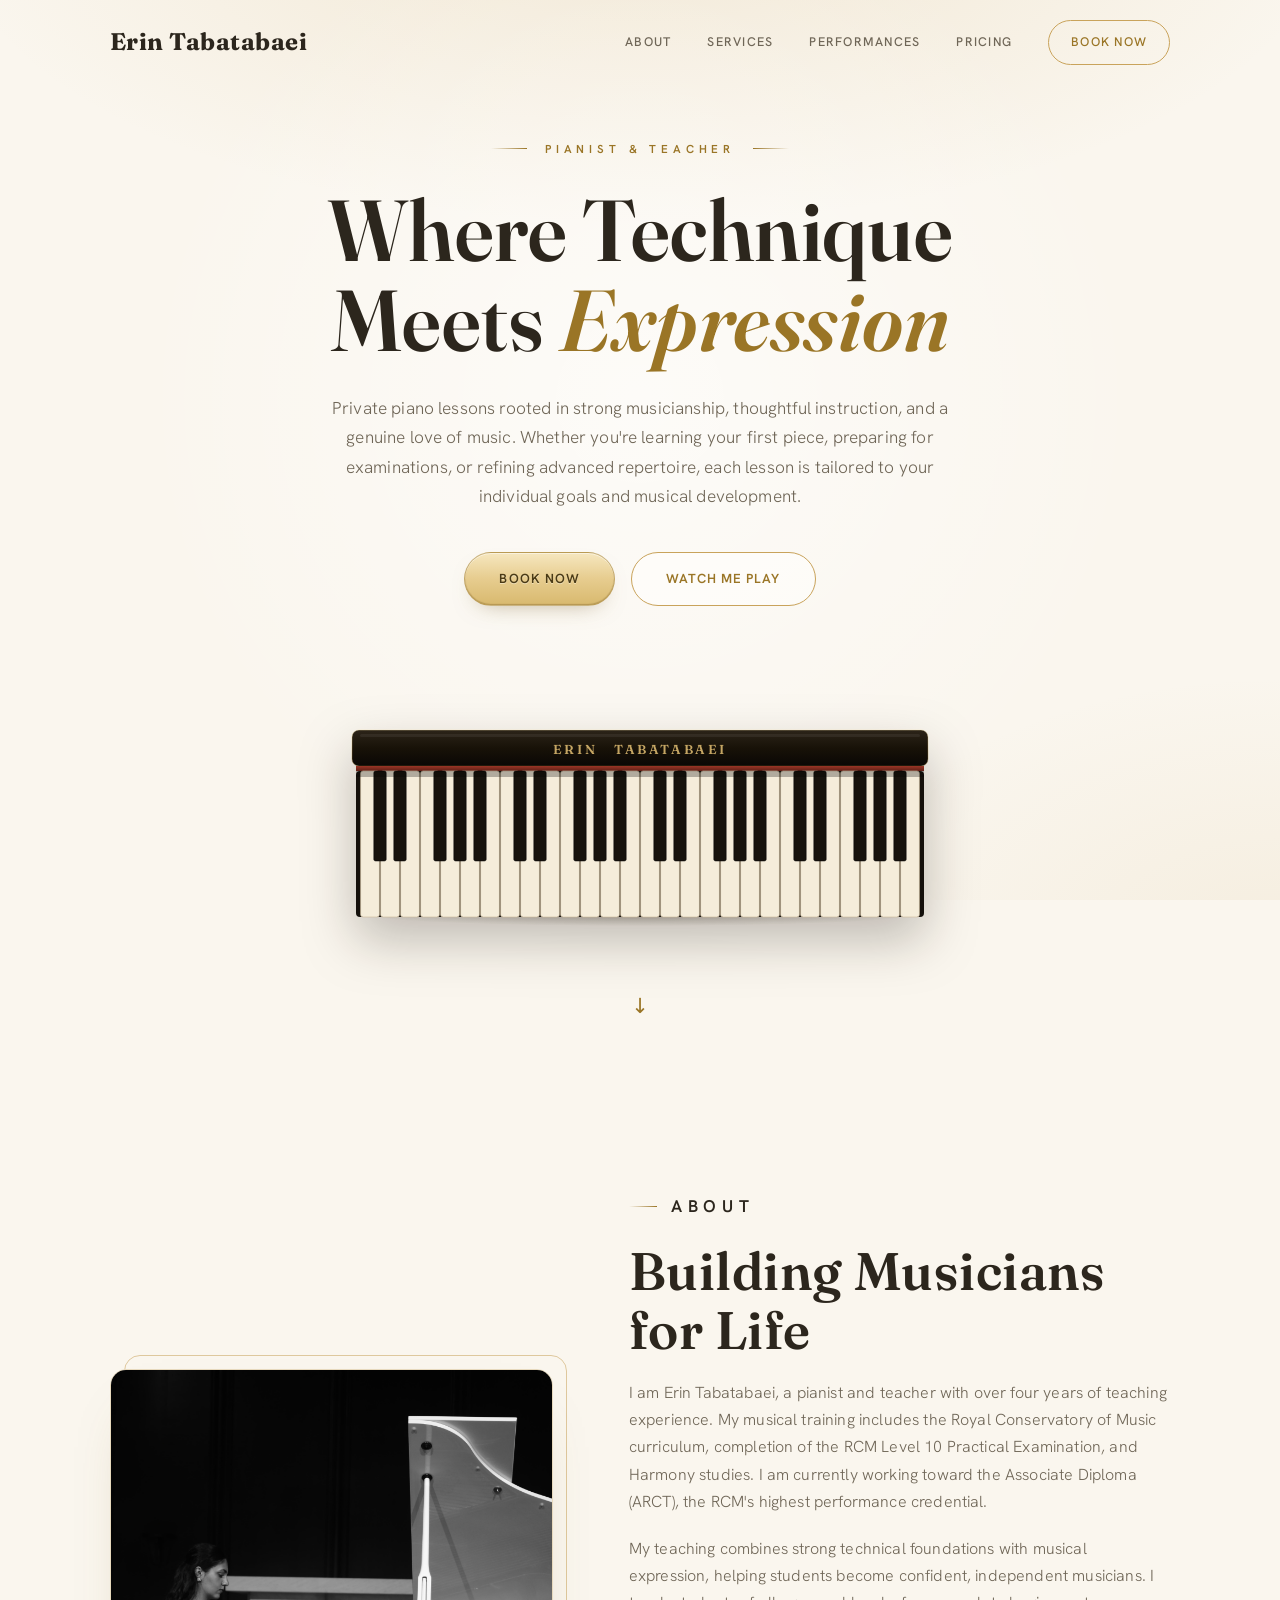
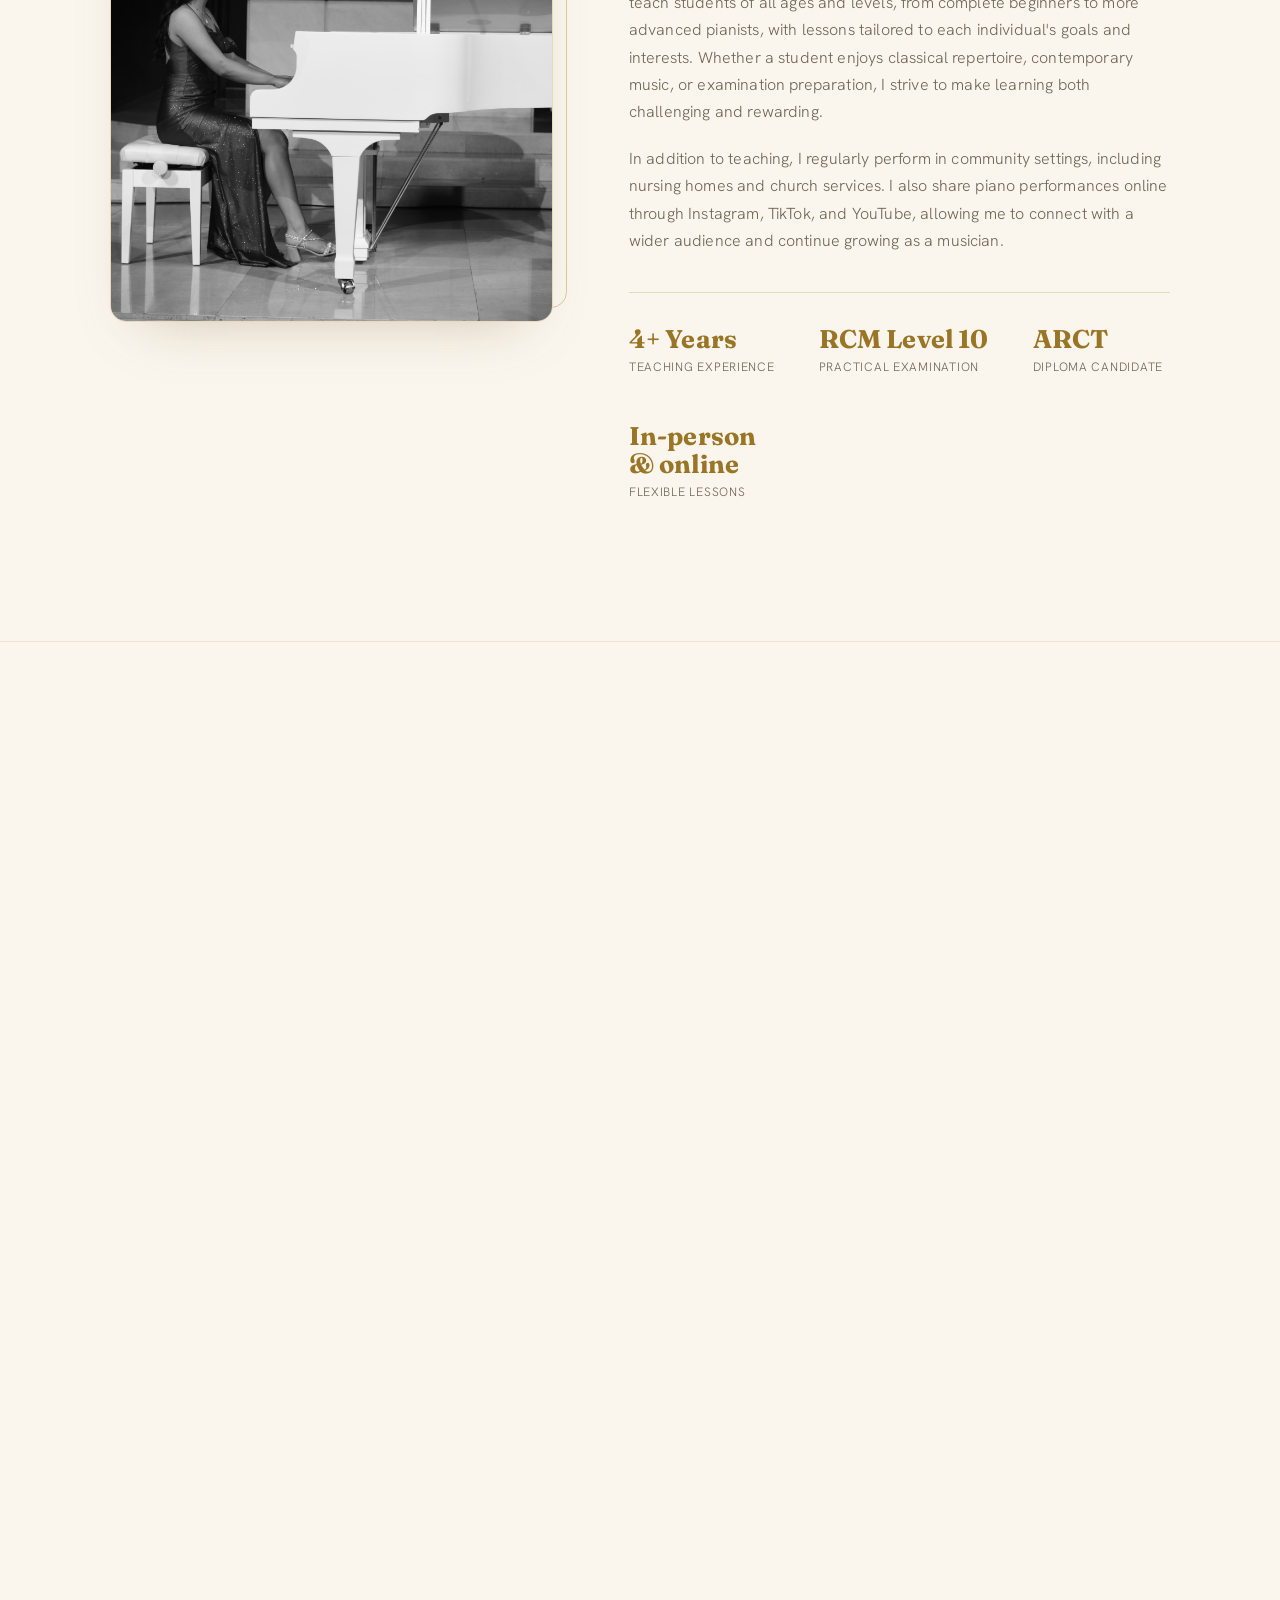
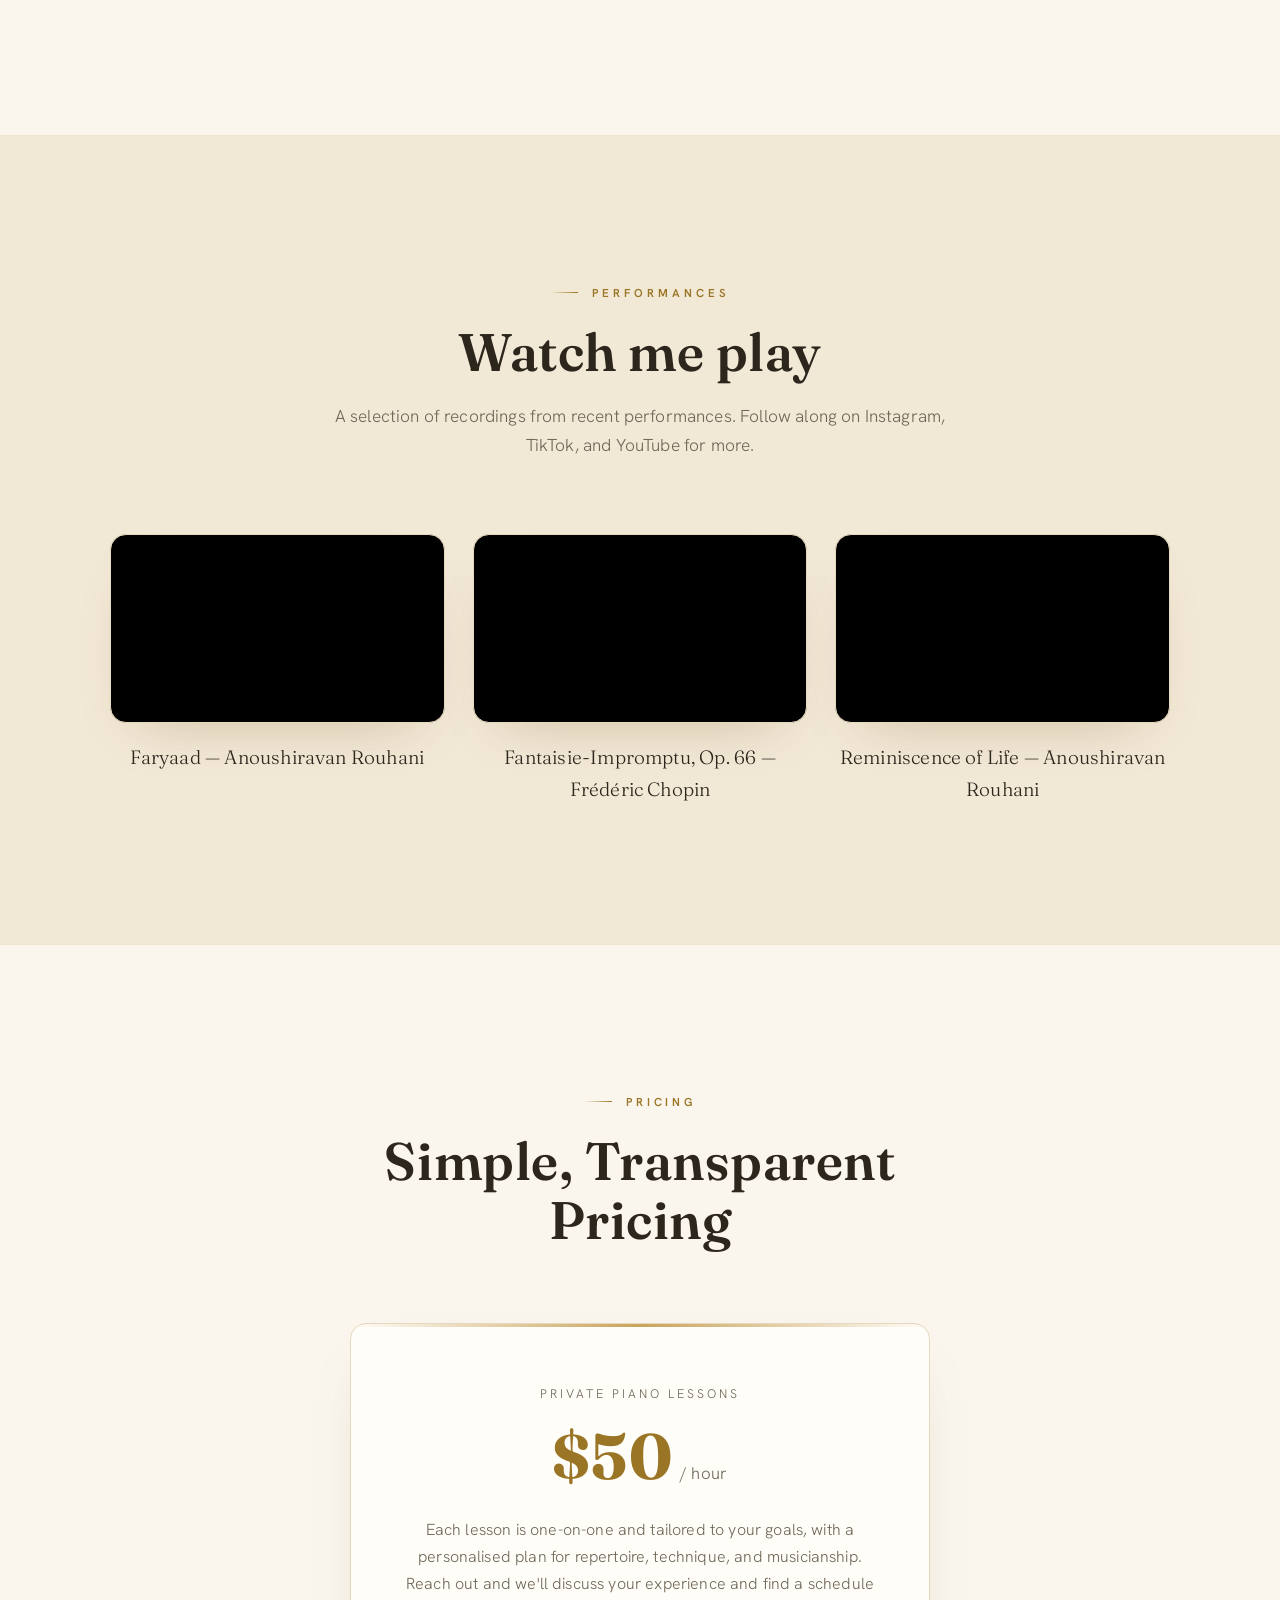
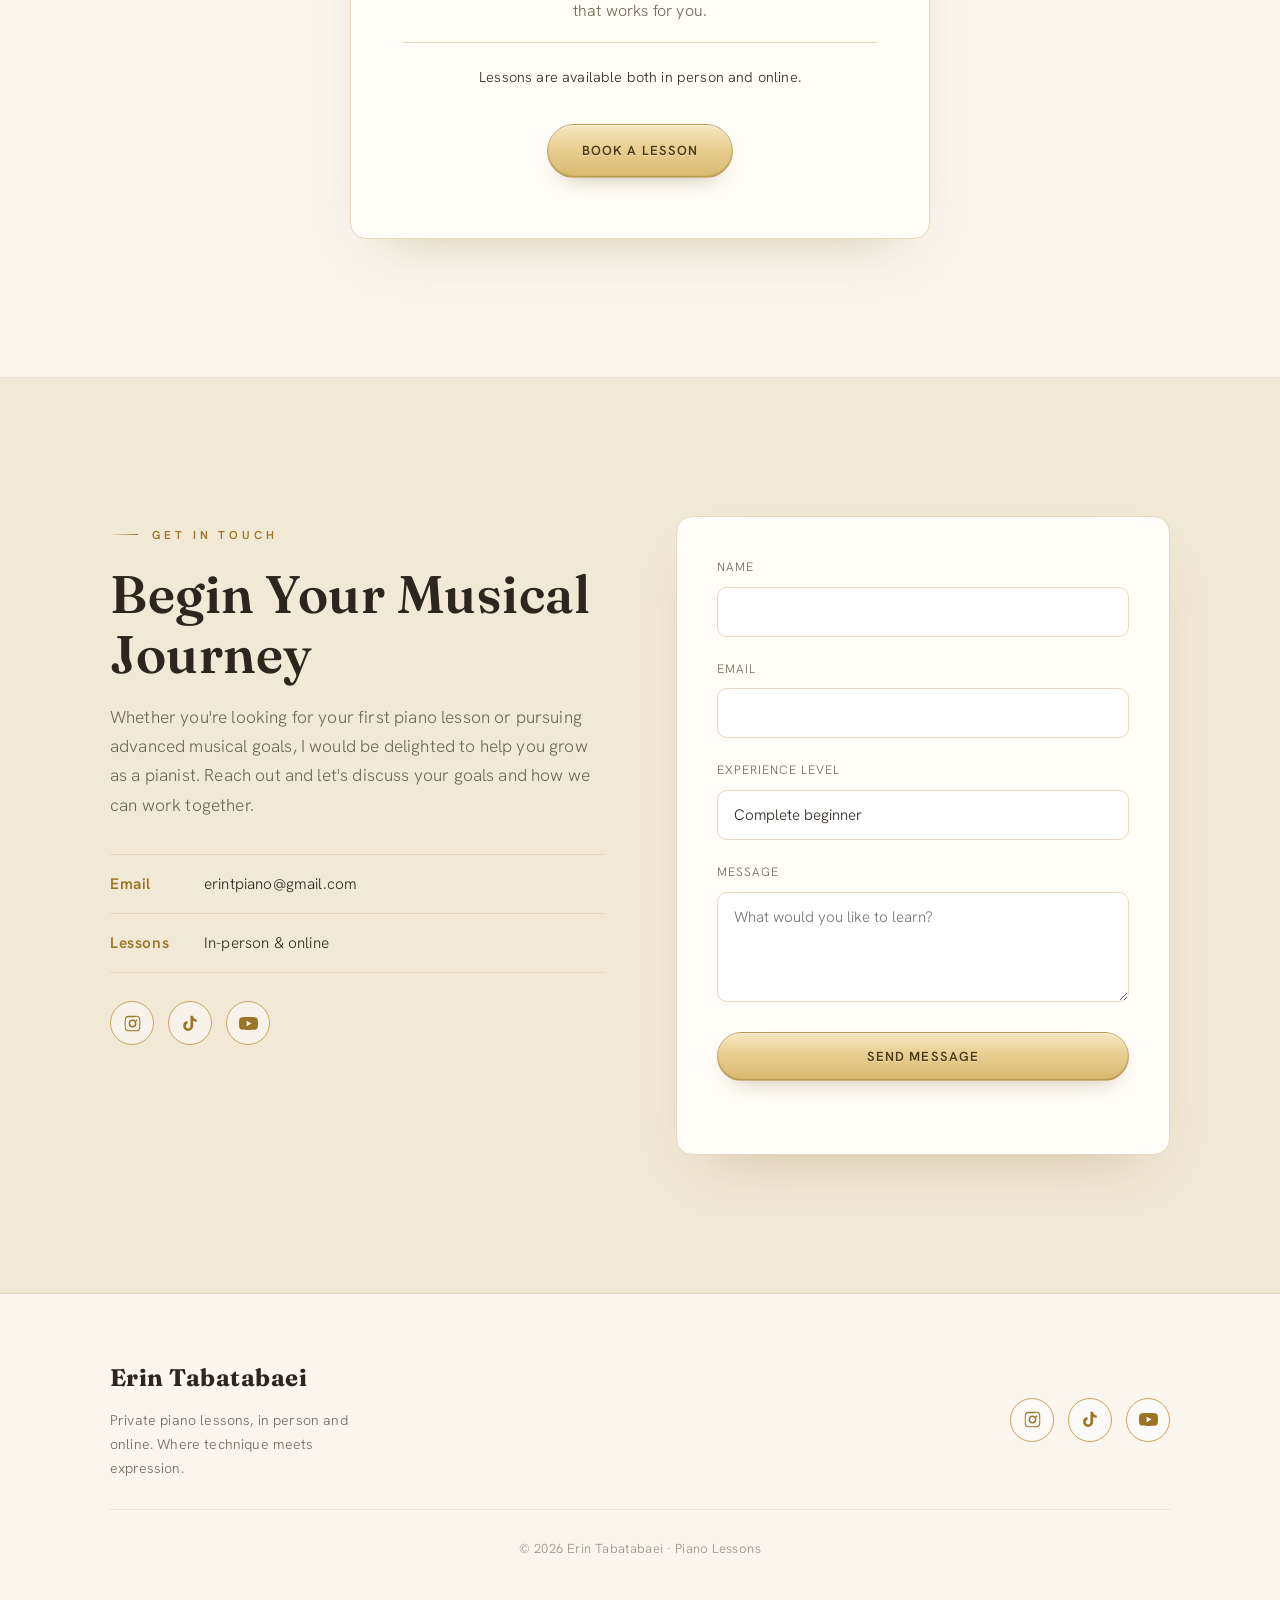
<file: index.html>
<!DOCTYPE html>
<html lang="en">
<head>
  <meta charset="UTF-8" />
  <meta name="viewport" content="width=device-width, initial-scale=1.0" />
  <title>Erin Tabatabaei — Piano Lessons</title>
  <meta name="description" content="Private, online, beginner and exam-prep piano lessons with Erin Tabatabaei. Watch performances and book your first lesson today." />
  <link rel="preconnect" href="https://fonts.googleapis.com" />
  <link rel="preconnect" href="https://fonts.gstatic.com" crossorigin />
  <link href="https://fonts.googleapis.com/css2?family=Fraunces:ital,opsz,wght@0,9..144,500;0,9..144,600;0,9..144,700;1,9..144,500;1,9..144,600&family=Hanken+Grotesk:wght@300;400;500;600;700&display=swap" rel="stylesheet" />
  <link rel="stylesheet" href="styles.css?v=13" />
</head>
<body>
  <!-- Navigation -->
  <header class="nav" id="nav">
    <div class="nav__inner">
      <a href="#home" class="nav__brand">Erin&nbsp;Tabatabaei</a>
      <button class="nav__toggle" id="navToggle" aria-label="Toggle menu" aria-expanded="false">
        <span></span><span></span><span></span>
      </button>
      <nav class="nav__links" id="navLinks">
        <a href="#about">About</a>
        <a href="#services">Services</a>
        <a href="#videos">Performances</a>
        <a href="#pricing">Pricing</a>
        <a href="#contact" class="nav__cta">Book Now</a>
      </nav>
    </div>
  </header>

  <!-- Hero -->
  <section class="hero" id="home">
    <div class="hero__overlay"></div>
    <div class="hero__content">
      <p class="hero__eyebrow">Pianist &amp; Teacher</p>
      <h1 class="hero__title">Where Technique<br />Meets <em>Expression</em></h1>
      <p class="hero__subtitle">
        Private piano lessons rooted in strong musicianship, thoughtful instruction, and a
        genuine love of music. Whether you're learning your first piece, preparing for
        examinations, or refining advanced repertoire, each lesson is tailored to your
        individual goals and musical development.
      </p>
      <div class="hero__actions">
        <a href="#contact" class="btn btn--primary">Book Now</a>
        <a href="#videos" class="btn btn--ghost">Watch Me Play</a>
      </div>
    </div>

    <!-- Animated piano keyboard (decorative) -->
    <div class="keyboard" aria-hidden="true">
      <svg class="keyboard__svg" viewBox="0 0 620 250" role="img">
        <defs>
          <linearGradient id="kbCase" x1="0" y1="0" x2="0" y2="1">
            <stop offset="0" stop-color="#2c2419" />
            <stop offset="0.5" stop-color="#181208" />
            <stop offset="1" stop-color="#0a0705" />
          </linearGradient>
          <linearGradient id="kbWhite" x1="0" y1="0" x2="0" y2="1">
            <stop offset="0" stop-color="#fffefb" />
            <stop offset="0.8" stop-color="#f4ecda" />
            <stop offset="1" stop-color="#e3d3b3" />
          </linearGradient>
          <linearGradient id="kbBlack" x1="0" y1="0" x2="0" y2="1">
            <stop offset="0" stop-color="#4a4036" />
            <stop offset="0.18" stop-color="#211b13" />
            <stop offset="1" stop-color="#080605" />
          </linearGradient>
          <linearGradient id="kbRed" x1="0" y1="0" x2="0" y2="1">
            <stop offset="0" stop-color="#9a3526" />
            <stop offset="1" stop-color="#5e1f16" />
          </linearGradient>
          <linearGradient id="kbGold" x1="0" y1="0" x2="0" y2="1">
            <stop offset="0" stop-color="#f6e0a4" />
            <stop offset="0.5" stop-color="#caa45c" />
            <stop offset="1" stop-color="#8c6a22" />
          </linearGradient>
          <radialGradient id="kbFloor" cx="0.5" cy="0.5" r="0.5">
            <stop offset="0" stop-color="#241a0a" stop-opacity="0.3" />
            <stop offset="1" stop-color="#241a0a" stop-opacity="0" />
          </radialGradient>
        </defs>

        <!-- soft floor shadow -->
        <ellipse class="kb-shadow" cx="310" cy="244" rx="280" ry="12" fill="url(#kbFloor)" />

        <g class="kb-float">
          <!-- top rail / case with the engraved name -->
          <rect x="22" y="60" width="576" height="36" rx="7" fill="url(#kbCase)" stroke="url(#kbGold)" stroke-width="1" stroke-opacity="0.35" />
          <rect x="30" y="64" width="560" height="3" rx="1.5" fill="#ffffff" opacity="0.06" />
          <text class="gp-brand" x="310" y="84" text-anchor="middle">ERIN&#160;&#160;&#160;TABATABAEI</text>

          <!-- red felt strip behind the keys -->
          <rect x="26" y="96" width="568" height="5" fill="url(#kbRed)" />

          <!-- dark backdrop so the gaps between keys read -->
          <rect x="26" y="101" width="568" height="146" rx="4" fill="#14100b" />

          <!-- keyboard (generated) -->
          <g class="gp-keys" id="gpKeys"></g>

          <!-- recess shadow across the top of the keys -->
          <rect x="26" y="101" width="568" height="6" fill="#000" opacity="0.28" />
        </g>

        <!-- drifting notes (generated) -->
        <g class="gp-notes" id="gpNotes"></g>
      </svg>
    </div>

    <a href="#about" class="hero__scroll" aria-label="Scroll down">&#8595;</a>
  </section>

  <!-- About -->
  <section class="section about" id="about">
    <div class="container about__grid" data-reveal>
      <div class="about__photo">
        <div class="about__photo-frame">
          <img src="images/piano%20image.jpg" alt="Erin Tabatabaei performing at a grand piano"
               onerror="this.closest('.about__photo-frame').classList.add('is-missing')" />
          <div class="about__photo-fallback">
            <svg viewBox="0 0 24 24" fill="none" stroke="currentColor" stroke-width="1.2" aria-hidden="true"><rect x="3" y="5" width="18" height="14" rx="1.5"/><path d="M8 5v9M12 5v9M16 5v9M3 14h18"/></svg>
            <small>Add <b>piano image.jpg</b> to the <b>images</b> folder to display it here.</small>
          </div>
        </div>
      </div>
      <div class="about__text">
        <p class="section__eyebrow">About</p>
        <h2 class="section__title">Building Musicians for Life</h2>
        <p>
          I am Erin Tabatabaei, a pianist and teacher with over four years of teaching
          experience. My musical training includes the Royal Conservatory of Music
          curriculum, completion of the RCM Level 10 Practical Examination, and Harmony
          studies. I am currently working toward the Associate Diploma (ARCT), the RCM's
          highest performance credential.
        </p>
        <p>
          My teaching combines strong technical foundations with musical expression, helping
          students become confident, independent musicians. I teach students of all ages and
          levels, from complete beginners to more advanced pianists, with lessons tailored to
          each individual's goals and interests. Whether a student enjoys classical
          repertoire, contemporary music, or examination preparation, I strive to make
          learning both challenging and rewarding.
        </p>
        <p>
          In addition to teaching, I regularly perform in community settings, including
          nursing homes and church services. I also share piano performances online through
          Instagram, TikTok, and YouTube, allowing me to connect with a wider audience and
          continue growing as a musician.
        </p>
        <ul class="about__stats">
          <li><strong>4+ Years</strong><span>Teaching experience</span></li>
          <li><strong>RCM Level 10</strong><span>Practical Examination</span></li>
          <li><strong>ARCT</strong><span>Diploma candidate</span></li>
          <li><strong>In-person<br />&amp; online</strong><span>Flexible lessons</span></li>
        </ul>
      </div>
    </div>
  </section>

  <!-- Services -->
  <section class="section services" id="services">
    <div class="container">
      <div class="section__head" data-reveal>
        <p class="section__eyebrow">Services</p>
        <h2 class="section__title">Lessons for every stage</h2>
        <p class="section__lead">
          Each lesson is personalised. Below are the programs I offer — reach out and we'll
          find the right fit for you.
        </p>
      </div>
      <div class="cards" data-reveal>
        <article class="card">
          <div class="card__icon"><svg viewBox="0 0 24 24" fill="none" stroke="currentColor" stroke-width="1.2" stroke-linecap="round" stroke-linejoin="round" aria-hidden="true"><rect x="3" y="5" width="18" height="14" rx="1.5"/><path d="M8 5v9M12 5v9M16 5v9M3 14h18"/></svg></div>
          <h3>Private Lessons</h3>
          <p>
            Individual lessons designed around each student's goals, learning style, and
            musical interests. Students receive personalized instruction focused on technique,
            musicianship, repertoire, and long-term growth.
          </p>
          <span class="card__tag">One-on-One</span>
        </article>
        <article class="card">
          <div class="card__icon"><svg viewBox="0 0 24 24" fill="none" stroke="currentColor" stroke-width="1.2" stroke-linecap="round" stroke-linejoin="round" aria-hidden="true"><circle cx="7" cy="18" r="2.6"/><circle cx="17" cy="16" r="2.6"/><path d="M9.6 18V6l10-2v12"/><path d="M9.6 8.5l10-2"/></svg></div>
          <h3>Beginner &amp; Kids</h3>
          <p>
            A welcoming introduction to piano for young students and first-time learners.
            Lessons develop rhythm, note reading, technique, and confidence while fostering a
            genuine enjoyment of music.
          </p>
          <span class="card__tag">Strong Foundations</span>
        </article>
        <article class="card">
          <div class="card__icon"><svg viewBox="0 0 24 24" fill="none" stroke="currentColor" stroke-width="1.2" stroke-linecap="round" stroke-linejoin="round" aria-hidden="true"><circle cx="12" cy="9" r="5.2"/><path d="M8.5 13.2L7 21l5-2.8L17 21l-1.5-7.8"/></svg></div>
          <h3>Exam &amp; Theory Preparation</h3>
          <p>
            Focused preparation for Royal Conservatory of Music examinations, including
            performance, theory, harmony, sight-reading, and ear training. Students build the
            skills necessary for success while developing a deeper understanding of music.
          </p>
          <span class="card__tag">RCM Preparation</span>
        </article>
        <article class="card">
          <div class="card__icon"><svg viewBox="0 0 24 24" fill="none" stroke="currentColor" stroke-width="1.2" stroke-linecap="round" stroke-linejoin="round" aria-hidden="true"><rect x="3" y="4" width="18" height="12" rx="1.5"/><path d="M9 20h6M12 16v4"/></svg></div>
          <h3>Online Lessons</h3>
          <p>
            Flexible online instruction offering the same individualized guidance as in-person
            lessons. Ideal for busy families, distance learning, and students seeking
            high-quality piano instruction from home.
          </p>
          <span class="card__tag">Learn Anywhere</span>
        </article>
      </div>
    </div>
  </section>

  <!-- Videos -->
  <section class="section videos" id="videos">
    <div class="container">
      <div class="section__head" data-reveal>
        <p class="section__eyebrow">Performances</p>
        <h2 class="section__title">Watch me play</h2>
        <p class="section__lead">
          A selection of recordings from recent performances. Follow along on
          Instagram, TikTok, and YouTube for more.
        </p>
      </div>
      <div class="video-grid" data-reveal>
        <!-- To add your own: replace VIDEO_ID in the src with your YouTube video's ID
             (the part after "watch?v=" in the URL). -->
        <figure class="video">
          <div class="video__frame">
            <iframe
              src="https://www.youtube.com/embed/1yKG4uoHPVs"
              title="Faryaad — Anoushiravan Rouhani"
              loading="lazy"
              allow="accelerometer; autoplay; clipboard-write; encrypted-media; gyroscope; picture-in-picture; web-share"
              allowfullscreen></iframe>
          </div>
          <figcaption>Faryaad — Anoushiravan Rouhani</figcaption>
        </figure>
        <figure class="video">
          <div class="video__frame">
            <iframe
              src="https://www.youtube.com/embed/3kS1DgmCT3g"
              title="Fantaisie-Impromptu, Op. 66 — Frédéric Chopin"
              loading="lazy"
              allow="accelerometer; autoplay; clipboard-write; encrypted-media; gyroscope; picture-in-picture; web-share"
              allowfullscreen></iframe>
          </div>
          <figcaption>Fantaisie-Impromptu, Op. 66 — Frédéric Chopin</figcaption>
        </figure>
        <figure class="video">
          <div class="video__frame">
            <iframe
              src="https://www.youtube.com/embed/gJPvscTwDi4"
              title="Reminiscence of Life — Anoushiravan Rouhani"
              loading="lazy"
              allow="accelerometer; autoplay; clipboard-write; encrypted-media; gyroscope; picture-in-picture; web-share"
              allowfullscreen></iframe>
          </div>
          <figcaption>Reminiscence of Life — Anoushiravan Rouhani</figcaption>
        </figure>
      </div>
    </div>
  </section>

  <!-- Pricing -->
  <section class="section pricing" id="pricing">
    <div class="container">
      <div class="section__head" data-reveal>
        <p class="section__eyebrow">Pricing</p>
        <h2 class="section__title">Simple, Transparent Pricing</h2>
      </div>
      <div class="price-card" data-reveal>
        <p class="price-card__label">Private Piano Lessons</p>
        <p class="price-card__amount">$50<span>/ hour</span></p>
        <p class="price-card__note">
          Each lesson is one-on-one and tailored to your goals, with a personalised plan for
          repertoire, technique, and musicianship. Reach out and we'll discuss your experience
          and find a schedule that works for you.
        </p>
        <p class="price-card__meta">Lessons are available both in person and online.</p>
        <a href="#contact" class="btn btn--primary">Book a Lesson</a>
      </div>
    </div>
  </section>

  <!-- Contact -->
  <section class="section contact" id="contact">
    <div class="container contact__grid" data-reveal>
      <div class="contact__intro">
        <p class="section__eyebrow">Get in touch</p>
        <h2 class="section__title">Begin Your Musical Journey</h2>
        <p class="section__lead">
          Whether you're looking for your first piano lesson or pursuing advanced musical
          goals, I would be delighted to help you grow as a pianist. Reach out and let's
          discuss your goals and how we can work together.
        </p>
        <ul class="contact__details">
          <li><span>Email</span><a href="mailto:erintpiano@gmail.com">erintpiano@gmail.com</a></li>
          <li><span>Lessons</span>In-person &amp; online</li>
        </ul>
        <div class="socials">
          <a href="https://www.instagram.com/erin.t.piano/" target="_blank" rel="noopener" aria-label="Instagram" title="Instagram">
            <svg viewBox="0 0 24 24" aria-hidden="true"><path d="M12 2.2c3.2 0 3.6 0 4.85.07 1.17.05 1.8.25 2.23.41.56.22.96.48 1.38.9.42.42.68.82.9 1.38.16.42.36 1.06.41 2.23.06 1.27.07 1.65.07 4.85s0 3.58-.07 4.85c-.05 1.17-.25 1.8-.41 2.23-.22.56-.48.96-.9 1.38-.42.42-.82.68-1.38.9-.42.16-1.06.36-2.23.41-1.27.06-1.65.07-4.85.07s-3.58 0-4.85-.07c-1.17-.05-1.8-.25-2.23-.41a3.7 3.7 0 0 1-1.38-.9 3.7 3.7 0 0 1-.9-1.38c-.16-.42-.36-1.06-.41-2.23C2.21 15.58 2.2 15.2 2.2 12s0-3.58.07-4.85c.05-1.17.25-1.8.41-2.23.22-.56.48-.96.9-1.38.42-.42.82-.68 1.38-.9.42-.16 1.06-.36 2.23-.41C8.42 2.21 8.8 2.2 12 2.2zm0 1.8c-3.15 0-3.5 0-4.74.07-.9.04-1.38.19-1.7.32-.43.16-.74.36-1.06.68-.32.32-.52.63-.68 1.06-.13.32-.28.8-.32 1.7C3.4 8.5 3.4 8.85 3.4 12s0 3.5.07 4.74c.04.9.19 1.38.32 1.7.16.43.36.74.68 1.06.32.32.63.52 1.06.68.32.13.8.28 1.7.32 1.24.07 1.59.07 4.74.07s3.5 0 4.74-.07c.9-.04 1.38-.19 1.7-.32.43-.16.74-.36 1.06-.68.32-.32.52-.63.68-1.06.13-.32.28-.8.32-1.7.07-1.24.07-1.59.07-4.74s0-3.5-.07-4.74c-.04-.9-.19-1.38-.32-1.7a2.85 2.85 0 0 0-.68-1.06 2.85 2.85 0 0 0-1.06-.68c-.32-.13-.8-.28-1.7-.32C15.5 4 15.15 4 12 4zm0 3.07a4.93 4.93 0 1 1 0 9.86 4.93 4.93 0 0 1 0-9.86zm0 1.8a3.13 3.13 0 1 0 0 6.26 3.13 3.13 0 0 0 0-6.26zm5.15-2.02a1.15 1.15 0 1 1 0 2.3 1.15 1.15 0 0 1 0-2.3z"/></svg>
          </a>
          <a href="https://www.tiktok.com/@erintpiano" target="_blank" rel="noopener" aria-label="TikTok" title="TikTok">
            <svg viewBox="0 0 24 24" aria-hidden="true"><path d="M16.6 5.82c-.88-1-1.36-2.28-1.36-3.62h-3.3v13.2a2.98 2.98 0 0 1-2.98 2.84 2.98 2.98 0 0 1-.7-5.87v-3.4a6.33 6.33 0 0 0-5.6 6.27A6.33 6.33 0 0 0 8.99 21.5a6.33 6.33 0 0 0 6.33-6.33V8.66a7.6 7.6 0 0 0 4.45 1.43V6.78a4.3 4.3 0 0 1-3.16-.96z"/></svg>
          </a>
          <a href="https://www.youtube.com/@erintpiano" target="_blank" rel="noopener" aria-label="YouTube" title="YouTube">
            <svg viewBox="0 0 24 24" aria-hidden="true"><path d="M23.5 6.5a3.02 3.02 0 0 0-2.12-2.14C19.5 3.85 12 3.85 12 3.85s-7.5 0-9.38.51A3.02 3.02 0 0 0 .5 6.5C0 8.4 0 12 0 12s0 3.6.5 5.5a3.02 3.02 0 0 0 2.12 2.14c1.88.51 9.38.51 9.38.51s7.5 0 9.38-.51A3.02 3.02 0 0 0 23.5 17.5c.5-1.9.5-5.5.5-5.5s0-3.6-.5-5.5zM9.6 15.6V8.4l6.2 3.6-6.2 3.6z"/></svg>
          </a>
        </div>
      </div>
      <form class="contact__form" id="contactForm" action="https://api.web3forms.com/submit" method="POST">
        <!-- Web3Forms access key — get yours free at https://web3forms.com (enter erintpiano@gmail.com) -->
        <input type="hidden" name="access_key" value="86e14ff6-685a-4168-87f2-af6f0964d8b6" />
        <input type="hidden" name="subject" value="New piano lesson enquiry from your website" />
        <input type="hidden" name="from_name" value="Erin Tabatabaei Piano Website" />
        <!-- Honeypot anti-spam field (hidden from real visitors, only bots fill it) -->
        <input type="checkbox" name="botcheck" style="display:none" tabindex="-1" autocomplete="off" />
        <div class="field">
          <label for="name">Name</label>
          <input type="text" id="name" name="name" required />
        </div>
        <div class="field">
          <label for="email">Email</label>
          <input type="email" id="email" name="email" required />
        </div>
        <div class="field">
          <label for="level">Experience level</label>
          <select id="level" name="level">
            <option>Complete beginner</option>
            <option>Some experience</option>
            <option>Intermediate</option>
            <option>Advanced</option>
            <option>Exam preparation</option>
          </select>
        </div>
        <div class="field">
          <label for="message">Message</label>
          <textarea id="message" name="message" rows="4" placeholder="What would you like to learn?"></textarea>
        </div>
        <button type="submit" class="btn btn--primary btn--full">Send Message</button>
        <p class="form__status" id="formStatus" role="status" aria-live="polite"></p>
      </form>
    </div>
  </section>

  <!-- Footer -->
  <footer class="footer">
    <div class="container footer__inner">
      <div class="footer__brand-block">
        <span class="nav__brand">Erin Tabatabaei</span>
        <p class="footer__tagline">Private piano lessons, in person and online. Where technique meets expression.</p>
      </div>
      <div class="socials">
        <a href="https://www.instagram.com/erin.t.piano/" target="_blank" rel="noopener" aria-label="Instagram" title="Instagram">
          <svg viewBox="0 0 24 24" aria-hidden="true"><path d="M12 2.2c3.2 0 3.6 0 4.85.07 1.17.05 1.8.25 2.23.41.56.22.96.48 1.38.9.42.42.68.82.9 1.38.16.42.36 1.06.41 2.23.06 1.27.07 1.65.07 4.85s0 3.58-.07 4.85c-.05 1.17-.25 1.8-.41 2.23-.22.56-.48.96-.9 1.38-.42.42-.82.68-1.38.9-.42.16-1.06.36-2.23.41-1.27.06-1.65.07-4.85.07s-3.58 0-4.85-.07c-1.17-.05-1.8-.25-2.23-.41a3.7 3.7 0 0 1-1.38-.9 3.7 3.7 0 0 1-.9-1.38c-.16-.42-.36-1.06-.41-2.23C2.21 15.58 2.2 15.2 2.2 12s0-3.58.07-4.85c.05-1.17.25-1.8.41-2.23.22-.56.48-.96.9-1.38.42-.42.82-.68 1.38-.9.42-.16 1.06-.36 2.23-.41C8.42 2.21 8.8 2.2 12 2.2zm0 1.8c-3.15 0-3.5 0-4.74.07-.9.04-1.38.19-1.7.32-.43.16-.74.36-1.06.68-.32.32-.52.63-.68 1.06-.13.32-.28.8-.32 1.7C3.4 8.5 3.4 8.85 3.4 12s0 3.5.07 4.74c.04.9.19 1.38.32 1.7.16.43.36.74.68 1.06.32.32.63.52 1.06.68.32.13.8.28 1.7.32 1.24.07 1.59.07 4.74.07s3.5 0 4.74-.07c.9-.04 1.38-.19 1.7-.32.43-.16.74-.36 1.06-.68.32-.32.52-.63.68-1.06.13-.32.28-.8.32-1.7.07-1.24.07-1.59.07-4.74s0-3.5-.07-4.74c-.04-.9-.19-1.38-.32-1.7a2.85 2.85 0 0 0-.68-1.06 2.85 2.85 0 0 0-1.06-.68c-.32-.13-.8-.28-1.7-.32C15.5 4 15.15 4 12 4zm0 3.07a4.93 4.93 0 1 1 0 9.86 4.93 4.93 0 0 1 0-9.86zm0 1.8a3.13 3.13 0 1 0 0 6.26 3.13 3.13 0 0 0 0-6.26zm5.15-2.02a1.15 1.15 0 1 1 0 2.3 1.15 1.15 0 0 1 0-2.3z"/></svg>
        </a>
        <a href="https://www.tiktok.com/@erintpiano" target="_blank" rel="noopener" aria-label="TikTok" title="TikTok">
          <svg viewBox="0 0 24 24" aria-hidden="true"><path d="M16.6 5.82c-.88-1-1.36-2.28-1.36-3.62h-3.3v13.2a2.98 2.98 0 0 1-2.98 2.84 2.98 2.98 0 0 1-.7-5.87v-3.4a6.33 6.33 0 0 0-5.6 6.27A6.33 6.33 0 0 0 8.99 21.5a6.33 6.33 0 0 0 6.33-6.33V8.66a7.6 7.6 0 0 0 4.45 1.43V6.78a4.3 4.3 0 0 1-3.16-.96z"/></svg>
        </a>
        <a href="https://www.youtube.com/@erintpiano" target="_blank" rel="noopener" aria-label="YouTube" title="YouTube">
          <svg viewBox="0 0 24 24" aria-hidden="true"><path d="M23.5 6.5a3.02 3.02 0 0 0-2.12-2.14C19.5 3.85 12 3.85 12 3.85s-7.5 0-9.38.51A3.02 3.02 0 0 0 .5 6.5C0 8.4 0 12 0 12s0 3.6.5 5.5a3.02 3.02 0 0 0 2.12 2.14c1.88.51 9.38.51 9.38.51s7.5 0 9.38-.51A3.02 3.02 0 0 0 23.5 17.5c.5-1.9.5-5.5.5-5.5s0-3.6-.5-5.5zM9.6 15.6V8.4l6.2 3.6-6.2 3.6z"/></svg>
        </a>
      </div>
      <p>&copy; <span id="year"></span> Erin Tabatabaei · Piano Lessons</p>
    </div>
  </footer>

  <script src="script.js?v=10"></script>
</body>
</html>
</file>
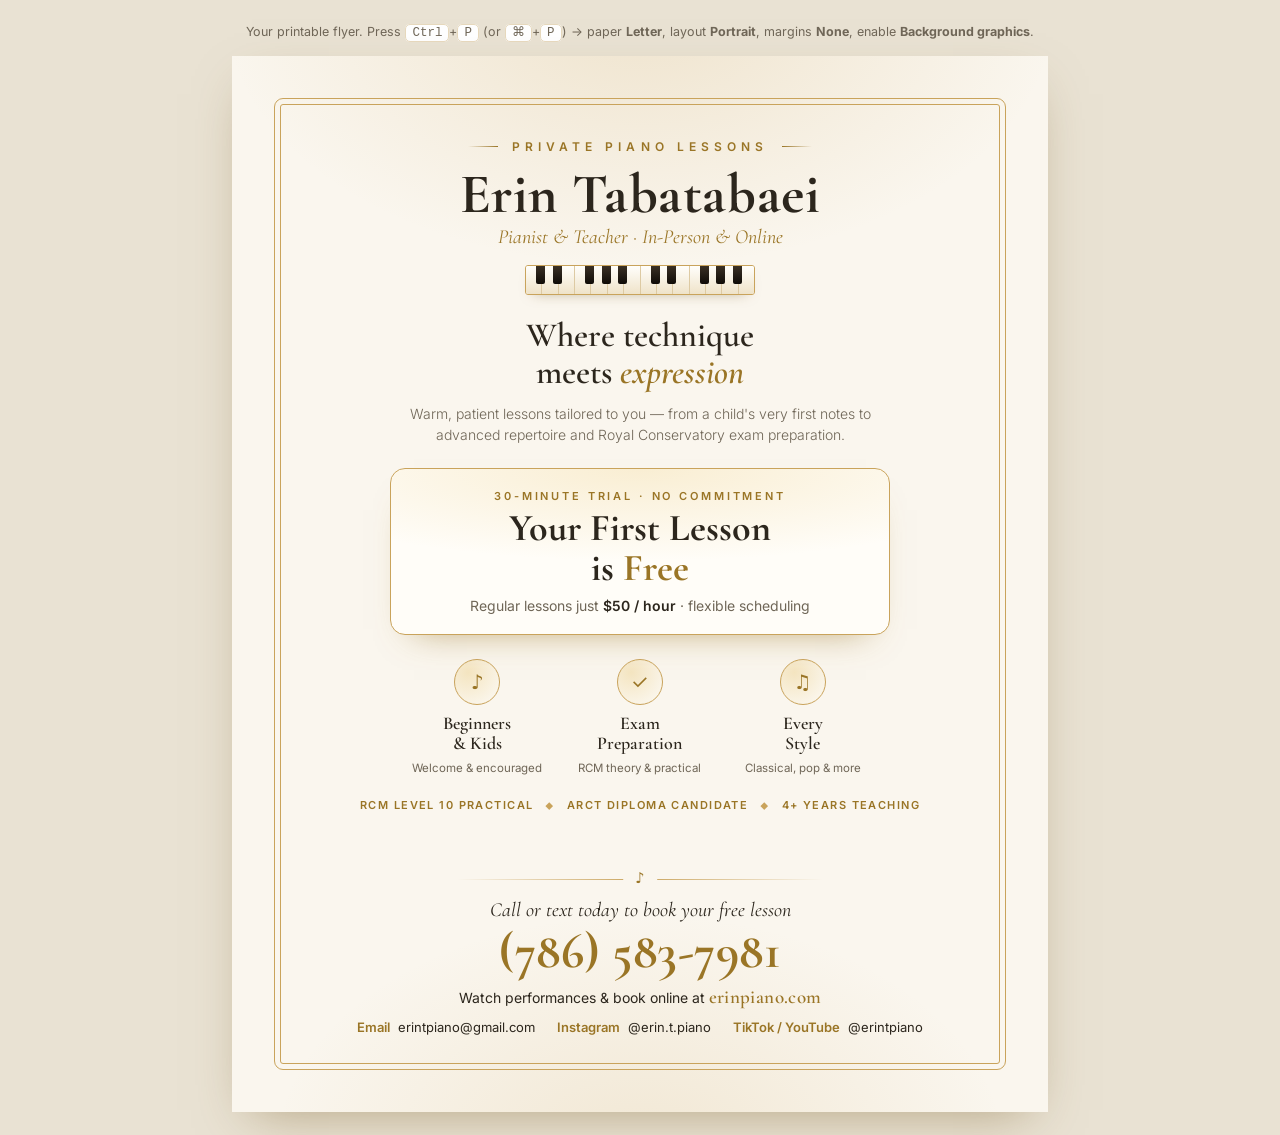
<file: flyer.html>
<!DOCTYPE html>
<html lang="en">
<head>
  <meta charset="UTF-8" />
  <meta name="viewport" content="width=device-width, initial-scale=1.0" />
  <title>Erin Tabatabaei — Piano Lessons Flyer</title>
  <link rel="preconnect" href="https://fonts.googleapis.com" />
  <link rel="preconnect" href="https://fonts.gstatic.com" crossorigin />
  <link href="https://fonts.googleapis.com/css2?family=Cormorant+Garamond:wght@500;600;700&family=Inter:wght@300;400;500;600&display=swap" rel="stylesheet" />
  <style>
    :root{
      --bg:#faf6ee; --card:#fffdf8; --ink:#2c261d; --soft:#6f6657;
      --line:#e7d9bd; --gold:#c9a35b; --gold-deep:#9a7526; --gold-bright:#f0d79b;
      --serif:"Cormorant Garamond",Georgia,serif; --sans:"Inter",system-ui,sans-serif;
    }
    *{box-sizing:border-box;margin:0;padding:0;}
    html,body{background:#e9e2d3;}
    body{font-family:var(--sans);color:var(--ink);-webkit-font-smoothing:antialiased;
      padding:24px;display:flex;flex-direction:column;align-items:center;gap:16px;}

    /* US Letter, portrait */
    .sheet{
      width:8.5in;height:11in;background:var(--bg);position:relative;overflow:hidden;
      box-shadow:0 18px 50px -20px rgba(120,92,36,.5);padding:0.5in;
      background-image:
        radial-gradient(ellipse 85% 40% at 50% -4%, rgba(201,163,91,.22), transparent 60%),
        radial-gradient(ellipse 75% 38% at 50% 104%, rgba(201,163,91,.18), transparent 60%);
    }
    .frame{height:100%;border:1.5px solid var(--gold);outline:1px solid var(--gold);outline-offset:5px;border-radius:3px;
      display:flex;flex-direction:column;align-items:center;text-align:center;padding:34px 44px 28px;}

    .eyebrow{text-transform:uppercase;letter-spacing:.42em;font-size:12px;font-weight:600;color:var(--gold-deep);
      display:flex;align-items:center;justify-content:center;gap:14px;}
    .eyebrow::before,.eyebrow::after{content:"";width:30px;height:1px;background:linear-gradient(90deg,transparent,var(--gold-deep));}
    .eyebrow::after{background:linear-gradient(90deg,var(--gold-deep),transparent);}
    h1{font-family:var(--serif);font-weight:700;font-size:56px;line-height:1.0;margin-top:12px;letter-spacing:.01em;}
    .role{font-family:var(--serif);font-style:italic;font-size:20px;color:var(--gold-deep);margin-top:3px;}

    .keys{margin:16px auto 0;display:flex;width:230px;height:30px;border:1px solid var(--gold);border-radius:3px;overflow:hidden;
      box-shadow:0 6px 14px -9px rgba(120,92,36,.55);}
    .keys i{flex:1;background:linear-gradient(#fffefb,#efe3c9);border-right:1px solid #ddcaa3;position:relative;}
    .keys i:last-child{border-right:0;}
    .keys i.b::after{content:"";position:absolute;top:0;right:-4px;width:9px;height:18px;
      background:linear-gradient(#3a3025,#0f0b07);border-radius:0 0 2px 2px;z-index:2;}

    .hook{font-family:var(--serif);font-weight:600;font-size:34px;line-height:1.1;margin-top:22px;}
    .hook em{font-style:italic;color:var(--gold-deep);}
    .sub{font-size:14px;color:var(--soft);font-weight:300;max-width:5in;margin:11px auto 0;line-height:1.55;}

    .offer{margin-top:22px;width:100%;max-width:5.2in;background:var(--card);border:1px solid var(--gold);
      border-radius:15px;padding:20px 22px;position:relative;overflow:hidden;
      box-shadow:0 18px 34px -24px rgba(154,117,38,.7);}
    .offer::before{content:"";position:absolute;inset:0;pointer-events:none;
      background:radial-gradient(130% 90% at 50% 0,rgba(240,215,155,.4),transparent 62%);}
    .offer .tag{text-transform:uppercase;letter-spacing:.26em;font-size:11px;font-weight:600;color:var(--gold-deep);position:relative;}
    .offer .big{font-family:var(--serif);font-weight:700;font-size:38px;line-height:1.05;margin-top:6px;position:relative;}
    .offer .big span{color:var(--gold-deep);}
    .offer .price{font-size:14px;color:var(--soft);margin-top:8px;position:relative;}
    .offer .price b{color:var(--ink);font-weight:600;}

    .props{display:flex;justify-content:center;gap:14px;margin-top:24px;}
    .props div{display:flex;flex-direction:column;align-items:center;gap:8px;width:1.55in;}
    .props .ic{width:46px;height:46px;border-radius:50%;display:flex;align-items:center;justify-content:center;
      font-size:20px;color:var(--gold-deep);border:1px solid var(--gold);
      background:radial-gradient(circle at 30% 28%,rgba(240,215,155,.55),rgba(255,255,255,.45));}
    .props b{font-family:var(--serif);font-size:18px;font-weight:600;line-height:1.12;}
    .props small{font-size:11.5px;color:var(--soft);line-height:1.3;}

    .creds{margin-top:22px;font-size:11px;letter-spacing:.13em;text-transform:uppercase;color:var(--gold-deep);font-weight:600;
      display:flex;align-items:center;justify-content:center;gap:12px;flex-wrap:wrap;}
    .creds span::before{content:"\25C6";color:var(--gold);margin-right:12px;font-size:8px;vertical-align:middle;}
    .creds span:first-child::before{content:none;}

    .contact{margin-top:auto;width:100%;padding-top:22px;}
    .rule{width:58%;margin:0 auto 18px;height:1px;background:linear-gradient(90deg,transparent,var(--gold),transparent);position:relative;}
    .rule::after{content:"\266A";position:absolute;top:-11px;left:50%;transform:translateX(-50%);background:var(--bg);padding:0 12px;color:var(--gold-deep);font-size:15px;}
    .call{font-family:var(--serif);font-style:italic;font-size:20px;color:var(--ink);}
    .phone{font-family:var(--serif);font-weight:700;font-size:50px;line-height:1;color:var(--gold-deep);margin-top:4px;letter-spacing:.01em;}
    .web{font-size:14px;color:var(--ink);margin-top:9px;}
    .web b{font-family:var(--serif);font-size:19px;font-weight:600;color:var(--gold-deep);letter-spacing:.02em;}
    .links{display:flex;justify-content:center;flex-wrap:wrap;gap:5px 22px;margin-top:11px;font-size:13px;color:var(--ink);}
    .links b{color:var(--gold-deep);font-weight:600;}

    .hint{font-size:12.5px;color:#6f6657;text-align:center;max-width:8.5in;}
    .hint code{background:#fff;border:1px solid var(--line);border-radius:5px;padding:1px 6px;}

    @media print{
      @page{size:Letter portrait;margin:0;}
      html,body{background:#fff;}
      body{padding:0;gap:0;}
      .hint{display:none !important;}
      .sheet{box-shadow:none;width:100%;height:100vh;}
      *{-webkit-print-color-adjust:exact;print-color-adjust:exact;}
    }
  </style>
</head>
<body>
  <p class="hint">Your printable flyer. Press <code>Ctrl</code>+<code>P</code> (or <code>⌘</code>+<code>P</code>) → paper <b>Letter</b>, layout <b>Portrait</b>, margins <b>None</b>, enable <b>Background graphics</b>.</p>

  <div class="sheet">
    <div class="frame">
      <p class="eyebrow">Private Piano Lessons</p>
      <h1>Erin&nbsp;Tabatabaei</h1>
      <p class="role">Pianist &amp; Teacher · In-Person &amp; Online</p>

      <div class="keys" aria-hidden="true">
        <i class="b"></i><i class="b"></i><i></i><i class="b"></i><i class="b"></i><i class="b"></i><i></i>
        <i class="b"></i><i class="b"></i><i></i><i class="b"></i><i class="b"></i><i class="b"></i><i></i>
      </div>

      <p class="hook">Where technique<br />meets <em>expression</em></p>
      <p class="sub">Warm, patient lessons tailored to you — from a child's very first notes to
        advanced repertoire and Royal Conservatory exam preparation.</p>

      <div class="offer">
        <p class="tag">30-Minute Trial · No Commitment</p>
        <p class="big">Your First Lesson<br />is <span>Free</span></p>
        <p class="price">Regular lessons just <b>$50 / hour</b> · flexible scheduling</p>
      </div>

      <div class="props">
        <div><span class="ic">♪</span><b>Beginners<br />&amp; Kids</b><small>Welcome &amp; encouraged</small></div>
        <div><span class="ic">✓</span><b>Exam<br />Preparation</b><small>RCM theory &amp; practical</small></div>
        <div><span class="ic">♫</span><b>Every<br />Style</b><small>Classical, pop &amp; more</small></div>
      </div>

      <p class="creds"><span>RCM Level 10 Practical</span><span>ARCT Diploma Candidate</span><span>4+ Years Teaching</span></p>

      <div class="contact">
        <div class="rule"></div>
        <p class="call">Call or text today to book your free lesson</p>
        <p class="phone">(786)&nbsp;583-7981</p>
        <p class="web">Watch performances &amp; book online at <b>erinpiano.com</b></p>
        <p class="links"><span><b>Email</b>&nbsp; erintpiano@gmail.com</span><span><b>Instagram</b>&nbsp; @erin.t.piano</span><span><b>TikTok / YouTube</b>&nbsp; @erintpiano</span></p>
      </div>
    </div>
  </div>
</body>
</html>
</file>
<file: styles.css>
/* ===================================================================
   Erin Tabatabaei — Piano Lessons
   Light "white · cream · gold" theme + 3D animated piano keyboard
   =================================================================== */

/* ===== Design tokens ===== */
:root {
  --bg:        #faf6ee;   /* warm cream */
  --bg-soft:   #f2e8d6;   /* deeper cream */
  --bg-card:   #fffdf8;   /* near-white card */
  --line:      #e7d9bd;
  --line-soft: #efe5d2;
  --text:      #2c261d;   /* warm near-black */
  --text-soft: #6f6657;
  --text-dim:  #9a8f7b;
  --gold:      #c9a35b;
  --gold-soft: #e6cf95;   /* light highlight */
  --gold-deep: #9a7526;   /* readable accent on cream */
  --gold-bright:#f0d79b;
  --radius:    16px;
  --max:       1140px;
  --gutter:    clamp(20px, 5vw, 40px);
  --shadow:    0 26px 56px -32px rgba(120, 92, 36, .35);
  --shadow-sm: 0 14px 30px -20px rgba(120, 92, 36, .35);
  --ease: cubic-bezier(.2, .7, .2, 1);
  --serif: "Fraunces", Georgia, serif;
  --sans:  "Hanken Grotesk", system-ui, -apple-system, sans-serif;
}

* { box-sizing: border-box; margin: 0; padding: 0; }

html { scroll-behavior: smooth; }

body {
  font-family: var(--sans);
  background-color: var(--bg);
  background-image:
    radial-gradient(ellipse 90% 55% at 50% -8%, rgba(201,163,91,.18), transparent 60%),
    radial-gradient(ellipse 60% 50% at 100% 105%, rgba(201,163,91,.10), transparent 60%);
  background-attachment: fixed;
  color: var(--text);
  line-height: 1.7;
  font-weight: 300;
  letter-spacing: .01em;
  -webkit-font-smoothing: antialiased;
  text-rendering: optimizeLegibility;
}

img { max-width: 100%; display: block; }
a { color: inherit; text-decoration: none; }

.container { width: 100%; max-width: var(--max); margin: 0 auto; padding: 0 var(--gutter); }

::selection { background: rgba(201,163,91,.32); color: #2c261d; }

/* ===== Buttons ===== */
.btn {
  position: relative;
  display: inline-flex; align-items: center; gap: 10px;
  padding: 15px 34px;
  border-radius: 999px;
  font-family: var(--sans);
  font-weight: 600;
  font-size: .82rem;
  letter-spacing: .08em;
  text-transform: uppercase;
  cursor: pointer;
  border: 1px solid transparent;
  overflow: hidden;
  transition: transform .35s var(--ease), color .35s var(--ease),
              border-color .35s var(--ease), box-shadow .35s var(--ease), background .35s var(--ease);
}
.btn--primary {
  background: linear-gradient(180deg, #f6e7bf 0%, #e7cd90 48%, #d8b96e 100%);
  color: #4a3a15;
  border: 1px solid rgba(150, 118, 52, .45);
  text-shadow: 0 1px 0 rgba(255, 252, 240, .45);
  box-shadow:
    inset 0 1px 0 rgba(255, 255, 255, .5),
    inset 0 -1px 1px rgba(90, 60, 10, .28),
    0 10px 24px -15px rgba(120, 92, 36, .6);
}
.btn--primary::after {
  content: ""; position: absolute; top: 0; left: -120%; width: 55%; height: 100%;
  background: linear-gradient(100deg, transparent, rgba(255,255,255,.38), transparent);
  transform: skewX(-20deg); transition: left .7s var(--ease);
}
.btn--primary:hover {
  transform: translateY(-2px);
  box-shadow:
    inset 0 1px 0 rgba(255, 255, 255, .55),
    inset 0 -1px 1px rgba(90, 60, 10, .3),
    0 16px 30px -14px rgba(120, 92, 36, .7);
}
.btn--primary:hover::after { left: 130%; }
.btn--ghost { border-color: var(--gold); color: var(--gold-deep); background: rgba(255,255,255,.4); }
.btn--ghost:hover { border-color: var(--gold-deep); color: var(--text); background: #fff; transform: translateY(-3px); }
.btn--full { width: 100%; justify-content: center; }

/* ===== Navigation ===== */
.nav {
  position: fixed; top: 0; left: 0; right: 0; z-index: 50;
  transition: background .4s var(--ease), border-color .4s var(--ease), box-shadow .4s var(--ease);
  border-bottom: 1px solid transparent;
}
.nav.is-scrolled {
  background: rgba(250,246,238,.82);
  backdrop-filter: blur(14px) saturate(1.3);
  border-bottom-color: var(--line);
  box-shadow: 0 10px 30px -24px rgba(120,92,36,.5);
}
.nav__inner {
  max-width: var(--max); margin: 0 auto; padding: 20px var(--gutter);
  display: flex; align-items: center; justify-content: space-between;
  transition: padding .4s var(--ease);
}
.nav.is-scrolled .nav__inner { padding-top: 14px; padding-bottom: 14px; }
.nav__brand {
  font-family: var(--serif); font-size: 1.5rem; font-weight: 700;
  letter-spacing: .02em; display: flex; align-items: center; gap: 10px; color: var(--text);
}
.nav__brand-mark { color: var(--gold-deep); font-size: 1.2em; }
.nav__links { display: flex; align-items: center; gap: 36px; }
.nav__links a {
  font-size: .78rem; color: var(--text-soft); font-weight: 500;
  letter-spacing: .1em; text-transform: uppercase;
  transition: color .3s var(--ease); position: relative;
}
.nav__links a:not(.nav__cta)::after {
  content: ""; position: absolute; left: 0; bottom: -6px; width: 0; height: 1.5px;
  background: var(--gold); transition: width .3s var(--ease);
}
.nav__links a:not(.nav__cta):hover { color: var(--text); }
.nav__links a:not(.nav__cta):hover::after { width: 100%; }
.nav__cta {
  color: var(--gold-deep) !important; border: 1px solid var(--gold);
  padding: 11px 22px; border-radius: 999px; transition: border-color .3s var(--ease), background .3s var(--ease), color .3s var(--ease);
}
.nav__cta:hover { background: var(--gold); color: #fff !important; }
.nav__toggle { display: none; flex-direction: column; gap: 5px; background: none; border: 0; cursor: pointer; padding: 6px; }
.nav__toggle span { width: 26px; height: 2px; background: var(--text); border-radius: 2px; transition: .3s var(--ease); }
.nav__toggle[aria-expanded="true"] span:nth-child(1) { transform: translateY(7px) rotate(45deg); }
.nav__toggle[aria-expanded="true"] span:nth-child(2) { opacity: 0; }
.nav__toggle[aria-expanded="true"] span:nth-child(3) { transform: translateY(-7px) rotate(-45deg); }

/* ===== Hero ===== */
.hero {
  position: relative; min-height: 100vh;
  display: flex; flex-direction: column; align-items: center; justify-content: center;
  text-align: center; padding: 130px var(--gutter) clamp(80px, 11vw, 130px);
  overflow-x: clip; overflow-y: visible;
}
.hero__overlay {
  position: absolute; inset: 0; pointer-events: none;
  background:
    radial-gradient(circle at 50% 38%, rgba(255,255,255,.6), transparent 55%);
}
.hero__content { position: relative; max-width: 880px; z-index: 2; }
.hero__eyebrow {
  text-transform: uppercase; letter-spacing: .42em; font-size: .72rem;
  color: var(--gold-deep); margin-bottom: 28px; font-weight: 600;
  display: inline-flex; align-items: center; gap: 18px;
}
.hero__eyebrow::before, .hero__eyebrow::after {
  content: ""; width: 36px; height: 1px;
  background: linear-gradient(90deg, transparent, var(--gold-deep));
}
.hero__eyebrow::after { background: linear-gradient(90deg, var(--gold-deep), transparent); }
.hero__title {
  font-family: var(--serif); font-weight: 600;
  font-size: clamp(2.8rem, 7vw, 5.4rem); line-height: 1.04;
  letter-spacing: .005em; margin-bottom: 28px; color: var(--text);
}
.hero__title em { font-style: italic; color: var(--gold-deep); }
.hero__subtitle {
  font-size: 1.08rem; color: var(--text-soft); max-width: 640px;
  margin: 0 auto 40px; font-weight: 300;
}
.hero__actions { display: flex; gap: 16px; justify-content: center; flex-wrap: wrap; }
.hero__scroll {
  position: absolute; bottom: 26px; left: 50%; transform: translateX(-50%);
  font-size: 1.3rem; color: var(--gold-deep); z-index: 3;
  animation: bob 2.4s ease-in-out infinite; transition: color .3s var(--ease);
}
@keyframes bob { 0%,100% { transform: translate(-50%,0); opacity:.6; } 50% { transform: translate(-50%,10px); opacity:1; } }

/* ===== Animated Piano Keyboard ===== */
.keyboard {
  position: relative; z-index: 1;
  margin-top: clamp(28px, 5vw, 64px);
  width: 100%;
  display: flex; justify-content: center;
}
.keyboard__svg {
  width: min(620px, 94vw); height: auto; overflow: visible;
  filter: drop-shadow(0 22px 26px rgba(20, 12, 2, .26));
}

/* a barely-there hover so it feels alive */
.kb-float { animation: kbFloat 7s var(--ease) infinite; transform-origin: 310px 170px; }
@keyframes kbFloat {
  0%, 100% { transform: translateY(0); }
  50%      { transform: translateY(-5px); }
}
.kb-shadow { animation: kbShadow 7s var(--ease) infinite; transform-origin: 310px 244px; }
@keyframes kbShadow {
  0%, 100% { transform: scaleX(1); opacity: 0.3; }
  50%      { transform: scaleX(0.96); opacity: 0.24; }
}

/* the engraved name on the rail */
.gp-brand {
  font-family: var(--serif); font-size: 13px; font-weight: 600;
  letter-spacing: .2em; fill: #d8b66e; opacity: .9;
}

/* keys ripple as though being played, a wave travelling left to right */
.gp-key-white {
  fill: #f5edda; stroke: #cdbb9a; stroke-width: .6;
  transform-box: fill-box; transform-origin: 50% 0;
  animation: kbKeyWhite 4.5s var(--ease) infinite; animation-delay: var(--d, 0s);
}
.gp-key-black {
  fill: #17130d; stroke: #000; stroke-width: .5;
  transform-box: fill-box; transform-origin: 50% 0;
  animation: kbKeyBlack 4.5s var(--ease) infinite; animation-delay: var(--d, 0s);
}
@keyframes kbKeyWhite {
  0%, 8%, 100% { fill: #f5edda; transform: translateY(0); }
  3%           { fill: #f6e8c6; transform: translateY(5px); }
}
@keyframes kbKeyBlack {
  0%, 8%, 100% { fill: #17130d; transform: translateY(0); }
  3%           { fill: #7a5c28; transform: translateY(5px); }
}

/* musical notes drifting up from the keys */
.gp-note {
  font-family: var(--serif); fill: var(--gold-deep);
  opacity: 0; transform-box: fill-box; transform-origin: center;
  animation: gpNote 5s var(--ease) infinite; animation-delay: var(--nd, 0s);
}
@keyframes gpNote {
  0%   { opacity: 0; transform: translateY(0) rotate(-8deg) scale(.7); }
  18%  { opacity: .9; }
  70%  { opacity: .5; }
  100% { opacity: 0; transform: translateY(-110px) rotate(10deg) scale(1.05); }
}

/* ===== Section scaffolding ===== */
.section { padding: clamp(80px, 11vw, 138px) 0; position: relative; }
.section + .section { border-top: 1px solid var(--line-soft); }
.section__head { max-width: 660px; margin: 0 auto clamp(48px, 6vw, 74px); text-align: center; }
.section__eyebrow {
  text-transform: uppercase; letter-spacing: .34em; font-size: .72rem;
  color: var(--gold-deep); font-weight: 600; margin-bottom: 20px;
  display: inline-flex; align-items: center; gap: 14px;
}
.section__eyebrow::before { content: ""; width: 28px; height: 1px; background: linear-gradient(90deg, transparent, var(--gold-deep)); }
.section__title {
  font-family: var(--serif); font-weight: 600;
  font-size: clamp(2.1rem, 4.4vw, 3.3rem); line-height: 1.12; margin-bottom: 20px;
  letter-spacing: .01em; color: var(--text);
}
.section__lead { color: var(--text-soft); font-size: 1.08rem; }

/* ===== About ===== */
.about__grid {
  display: grid; grid-template-columns: .9fr 1.1fr; gap: clamp(40px, 6vw, 76px); align-items: center;
}
.about__photo { position: relative; }
.about__photo::before {
  content: ""; position: absolute; inset: -14px -14px 14px 14px;
  border: 1px solid var(--gold); border-radius: var(--radius);
  opacity: .55; pointer-events: none; z-index: 0;
}
.about__photo-frame {
  position: relative; z-index: 1;
  aspect-ratio: 4/5; border-radius: var(--radius); overflow: hidden;
  border: 1px solid var(--line);
  background: linear-gradient(135deg, #fffdf8, #f1e6d0);
  box-shadow: var(--shadow);
}
.about__photo-frame img {
  width: 100%; height: 100%; object-fit: cover; object-position: 28% center;
  transition: transform .8s var(--ease);
}
.about__photo:hover .about__photo-frame img { transform: scale(1.04); }
.about__photo-fallback {
  display: none;
  position: absolute; inset: 0; flex-direction: column; align-items: center; justify-content: center;
  gap: 16px; text-align: center; color: var(--text-soft); padding: 24px;
}
.about__photo-fallback svg { width: 46px; height: 46px; color: var(--gold); }
.about__photo-fallback small { font-size: .82rem; line-height: 1.6; }
.about__photo-frame.is-missing img { display: none; }
.about__photo-frame.is-missing .about__photo-fallback { display: flex; }
.about__text p { color: var(--text-soft); margin-bottom: 20px; }
.about__text p:first-of-type { color: var(--text); font-size: 1.06rem; }
.about__text .section__eyebrow,
.about__text .section__title { text-align: left; }
.about__stats {
  list-style: none; display: flex; gap: clamp(20px, 4vw, 44px); margin-top: 38px; flex-wrap: wrap;
  padding-top: 32px; border-top: 1px solid var(--line);
}
.about__stats li { display: flex; flex-direction: column; gap: 4px; }
.about__stats strong {
  font-family: var(--serif); font-size: 1.6rem; color: var(--gold-deep); font-weight: 700; line-height: 1.1;
}
.about__stats span { font-size: .76rem; color: var(--text-soft); letter-spacing: .06em; text-transform: uppercase; }

/* ===== Services ===== */
.cards { display: grid; grid-template-columns: repeat(4, 1fr); gap: 20px; }
.card {
  position: relative;
  background: var(--bg-card);
  border: 1px solid var(--line);
  border-radius: var(--radius); padding: 38px 28px 32px;
  transition: transform .4s var(--ease), border-color .4s var(--ease), box-shadow .4s var(--ease);
  overflow: hidden;
}
.card::before {
  content: ""; position: absolute; top: 0; left: 0; right: 0; height: 3px;
  background: linear-gradient(90deg, transparent, var(--gold), transparent);
  transform: scaleX(0); transition: transform .4s var(--ease);
}
.card:hover {
  transform: translateY(-8px); border-color: rgba(201,163,91,.6);
  box-shadow: var(--shadow);
}
.card:hover::before { transform: scaleX(1); }
.card__icon {
  margin-bottom: 22px; color: var(--gold-deep);
  width: 58px; height: 58px; display: flex; align-items: center; justify-content: center;
  border: 1px solid var(--line); border-radius: 50%;
  background: radial-gradient(circle at 30% 30%, rgba(201,163,91,.16), transparent);
}
.card__icon svg { width: 27px; height: 27px; }
.card h3 { font-family: var(--serif); font-size: 1.5rem; font-weight: 600; margin-bottom: 14px; letter-spacing: .01em; }
.card p { color: var(--text-soft); font-size: .94rem; margin-bottom: 22px; }
.card__tag {
  display: inline-block; font-size: .66rem; letter-spacing: .12em; text-transform: uppercase;
  color: var(--gold-deep); border: 1px solid var(--gold); border-radius: 999px; padding: 6px 15px;
}

/* ===== Videos ===== */
.videos { background: var(--bg-soft); }
.video-grid { display: grid; grid-template-columns: repeat(3, 1fr); gap: 28px; }
.video__frame {
  position: relative; aspect-ratio: 16/9; border-radius: var(--radius); overflow: hidden;
  border: 1px solid var(--line); background: #000;
  box-shadow: var(--shadow);
  transition: transform .4s var(--ease), border-color .4s var(--ease);
}
.video:hover .video__frame { transform: translateY(-6px); border-color: rgba(201,163,91,.6); }
.video__frame iframe { position: absolute; inset: 0; width: 100%; height: 100%; border: 0; }
.video figcaption {
  margin-top: 18px; font-family: var(--serif); font-size: 1.2rem; color: var(--text);
  text-align: center; letter-spacing: .01em;
}

/* ===== Pricing ===== */
.price-card {
  max-width: 580px; margin: 0 auto; text-align: center;
  background: var(--bg-card);
  border: 1px solid var(--line);
  border-radius: var(--radius); padding: clamp(40px, 6vw, 60px) clamp(28px, 5vw, 52px);
  box-shadow: var(--shadow);
  position: relative; overflow: hidden;
}
.price-card::before {
  content: ""; position: absolute; inset: 0 0 auto 0; height: 3px;
  background: linear-gradient(90deg, transparent, var(--gold), transparent);
}
.price-card__label {
  text-transform: uppercase; letter-spacing: .24em; font-size: .78rem;
  color: var(--text-soft); margin-bottom: 18px;
}
.price-card__amount {
  font-family: var(--serif); font-size: clamp(3rem, 7vw, 4rem); font-weight: 700;
  color: var(--gold-deep); line-height: 1; margin-bottom: 28px;
}
.price-card__amount span {
  font-size: 1.05rem; color: var(--text-soft); font-family: var(--sans); font-weight: 300;
  margin-left: 8px; letter-spacing: .02em;
}
.price-card__note { color: var(--text-soft); font-size: 1rem; margin-bottom: 18px; }
.price-card__meta {
  color: var(--text); font-size: .9rem; margin-bottom: 34px;
  padding-top: 22px; border-top: 1px solid var(--line);
}

/* ===== Contact ===== */
.contact { background: var(--bg-soft); }
.contact__grid { display: grid; grid-template-columns: 1fr 1fr; gap: clamp(40px, 6vw, 72px); align-items: start; }
.contact__intro .section__eyebrow,
.contact__intro .section__title { text-align: left; }
.contact__details { list-style: none; margin-top: 34px; }
.contact__details li {
  display: flex; gap: 18px; padding: 16px 0; border-top: 1px solid var(--line);
  font-size: .96rem; color: var(--text); align-items: center;
}
.contact__details li:last-child { border-bottom: 1px solid var(--line); }
.contact__details span { color: var(--gold-deep); min-width: 76px; font-weight: 600; letter-spacing: .04em; }
.contact__details a { transition: color .3s var(--ease); }
.contact__details a:hover { color: var(--gold-deep); }

/* Social links */
.socials { display: flex; gap: 14px; margin-top: 28px; }
.socials a {
  width: 44px; height: 44px; display: flex; align-items: center; justify-content: center;
  border: 1px solid var(--gold); border-radius: 50%; color: var(--gold-deep);
  background: rgba(255,255,255,.5);
  transition: color .3s var(--ease), border-color .3s var(--ease), transform .3s var(--ease), background .3s var(--ease);
}
.socials a:hover { color: #fff; border-color: var(--gold); transform: translateY(-3px); background: var(--gold); }
.socials svg { width: 19px; height: 19px; fill: currentColor; }

.contact__form {
  background: var(--bg-card);
  border: 1px solid var(--line);
  border-radius: var(--radius); padding: clamp(28px, 4vw, 40px);
  box-shadow: var(--shadow);
}
.field { margin-bottom: 22px; }
.field label { display: block; font-size: .76rem; color: var(--text-soft); margin-bottom: 9px; letter-spacing: .08em; text-transform: uppercase; }
.field input, .field select, .field textarea {
  width: 100%; background: #fff; border: 1px solid var(--line);
  border-radius: 10px; padding: 14px 16px; color: var(--text);
  font-family: var(--sans); font-size: .95rem; font-weight: 300; resize: vertical;
  transition: border-color .3s var(--ease), box-shadow .3s var(--ease);
}
.field input:focus, .field select:focus, .field textarea:focus {
  outline: none; border-color: var(--gold); box-shadow: 0 0 0 3px rgba(201,163,91,.18);
}
.field select { appearance: none; cursor: pointer; }

.form__status { margin: 16px 0 0; font-size: .9rem; font-weight: 400; min-height: 1.2em; }
.form__status.is-success { color: #2e7d4f; }
.form__status.is-error { color: #b3261e; }

/* ===== Footer ===== */
.footer { border-top: 1px solid var(--line); padding: clamp(40px, 6vw, 64px) 0 40px; background: var(--bg); }
.footer__inner {
  display: flex; align-items: center; justify-content: space-between; flex-wrap: wrap; gap: 20px;
}
.footer__brand-block { display: flex; flex-direction: column; gap: 10px; }
.footer__tagline { color: var(--text-soft); font-size: .88rem; max-width: 280px; }
.footer .socials { margin-top: 0; }
.footer__inner > p { color: var(--text-dim); font-size: .82rem; width: 100%; text-align: center;
  padding-top: 28px; margin-top: 8px; border-top: 1px solid var(--line-soft); letter-spacing: .03em; }

/* ===== Reveal animation ===== */
[data-reveal] { opacity: 0; transform: translateY(28px); transition: opacity .8s var(--ease), transform .8s var(--ease); }
[data-reveal].is-visible { opacity: 1; transform: none; }
@media (prefers-reduced-motion: reduce) {
  *, .gp-float, .gp-shadow, .gp-key-white, .gp-key-black, .gp-string, .gp-bass, .gp-sheen, .gp-note {
    animation: none !important; scroll-behavior: auto;
  }
  .gp-note { opacity: 0; }
  [data-reveal] { opacity: 1; transform: none; transition: none; }
}

/* ===== Responsive ===== */
@media (max-width: 940px) {
  .cards { grid-template-columns: repeat(2, 1fr); }
  .video-grid { grid-template-columns: 1fr 1fr; }
  .about__grid { grid-template-columns: 1fr; }
  .about__photo { width: 100%; max-width: 420px; margin: 0 auto; }
  .contact__grid { grid-template-columns: 1fr; }
}
@media (max-width: 880px) {
  .nav__links {
    position: fixed; inset: 0 0 0 auto; width: min(80vw, 330px);
    background: var(--bg-soft); border-left: 1px solid var(--line);
    flex-direction: column; align-items: flex-start; justify-content: center;
    gap: 30px; padding: 48px; transform: translateX(100%); transition: transform .4s var(--ease);
    box-shadow: -20px 0 60px -20px rgba(120,92,36,.4);
  }
  .nav__links.is-open { transform: translateX(0); }
  .nav__toggle { display: flex; z-index: 60; }
}
@media (max-width: 720px) {
  .grandpiano__svg { width: min(560px, 96vw); }
}
@media (max-width: 640px) {
  .cards { grid-template-columns: 1fr; }
  .video-grid { grid-template-columns: 1fr; }
}
@media (max-width: 520px) {
  .grandpiano { margin-top: 18px; }
  .grandpiano__svg { width: 100%; }
}
</file>
